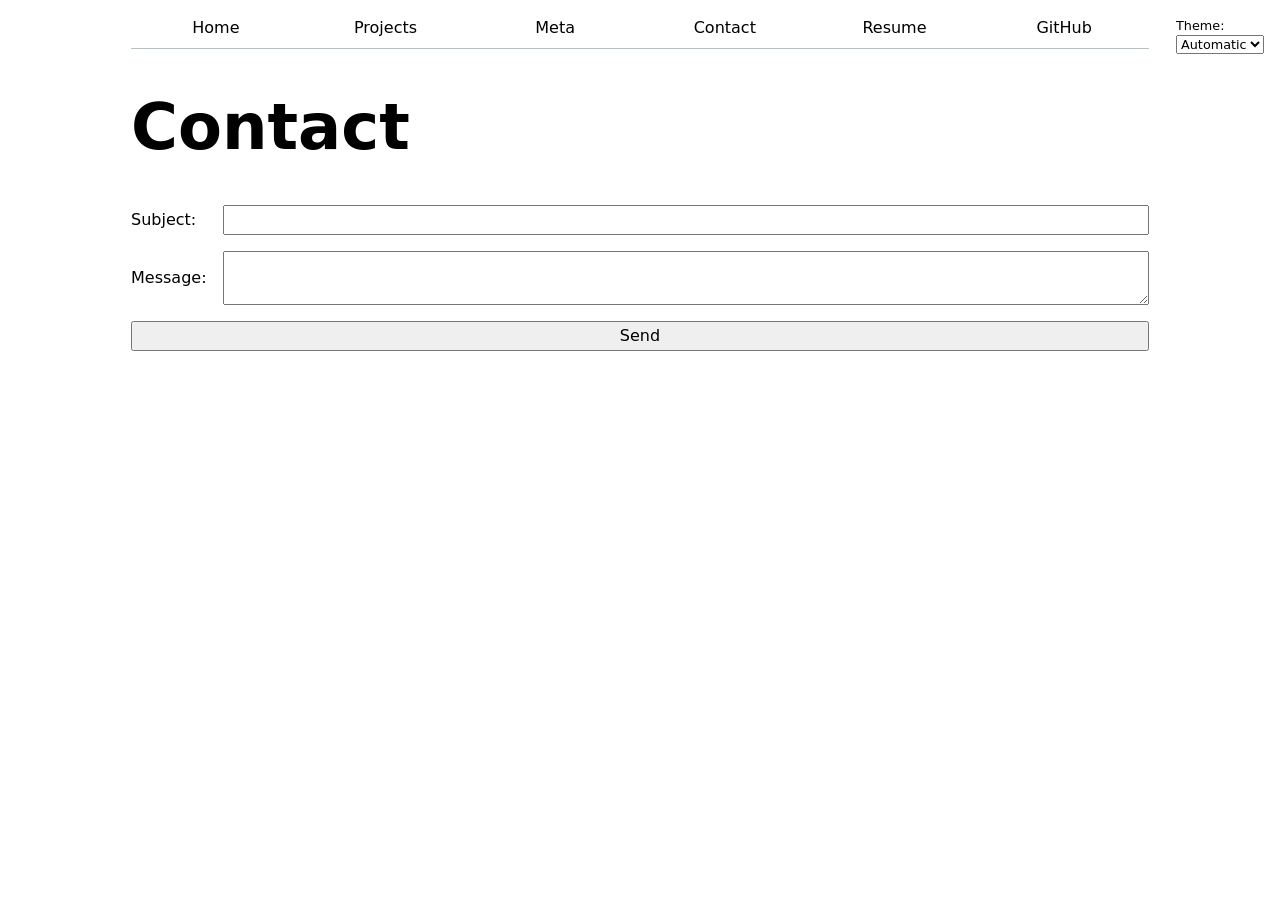
<file: contact/index.html>
<!doctype html>
<html lang="en">
    <head>
        <meta charset="UTF-8" />
        <meta name="viewport" content="width=device-width, initial-scale=1.0" />
        <link rel="stylesheet" href="../style.css" />
        <title>Contact</title>
    </head>
    <body>
        <h1>Contact</h1>
        <form action="mailto:hello@kimichen.net">
            <label>
                Subject:
                <input type="text" name="subject" />
            </label>
            <label>
                Message:
                <textarea name="body"></textarea>
            </label>
            <button type="submit">Send</button>
        </form>
        <script type="module" src="../global.js"></script>
    </body>
</html>
</file>
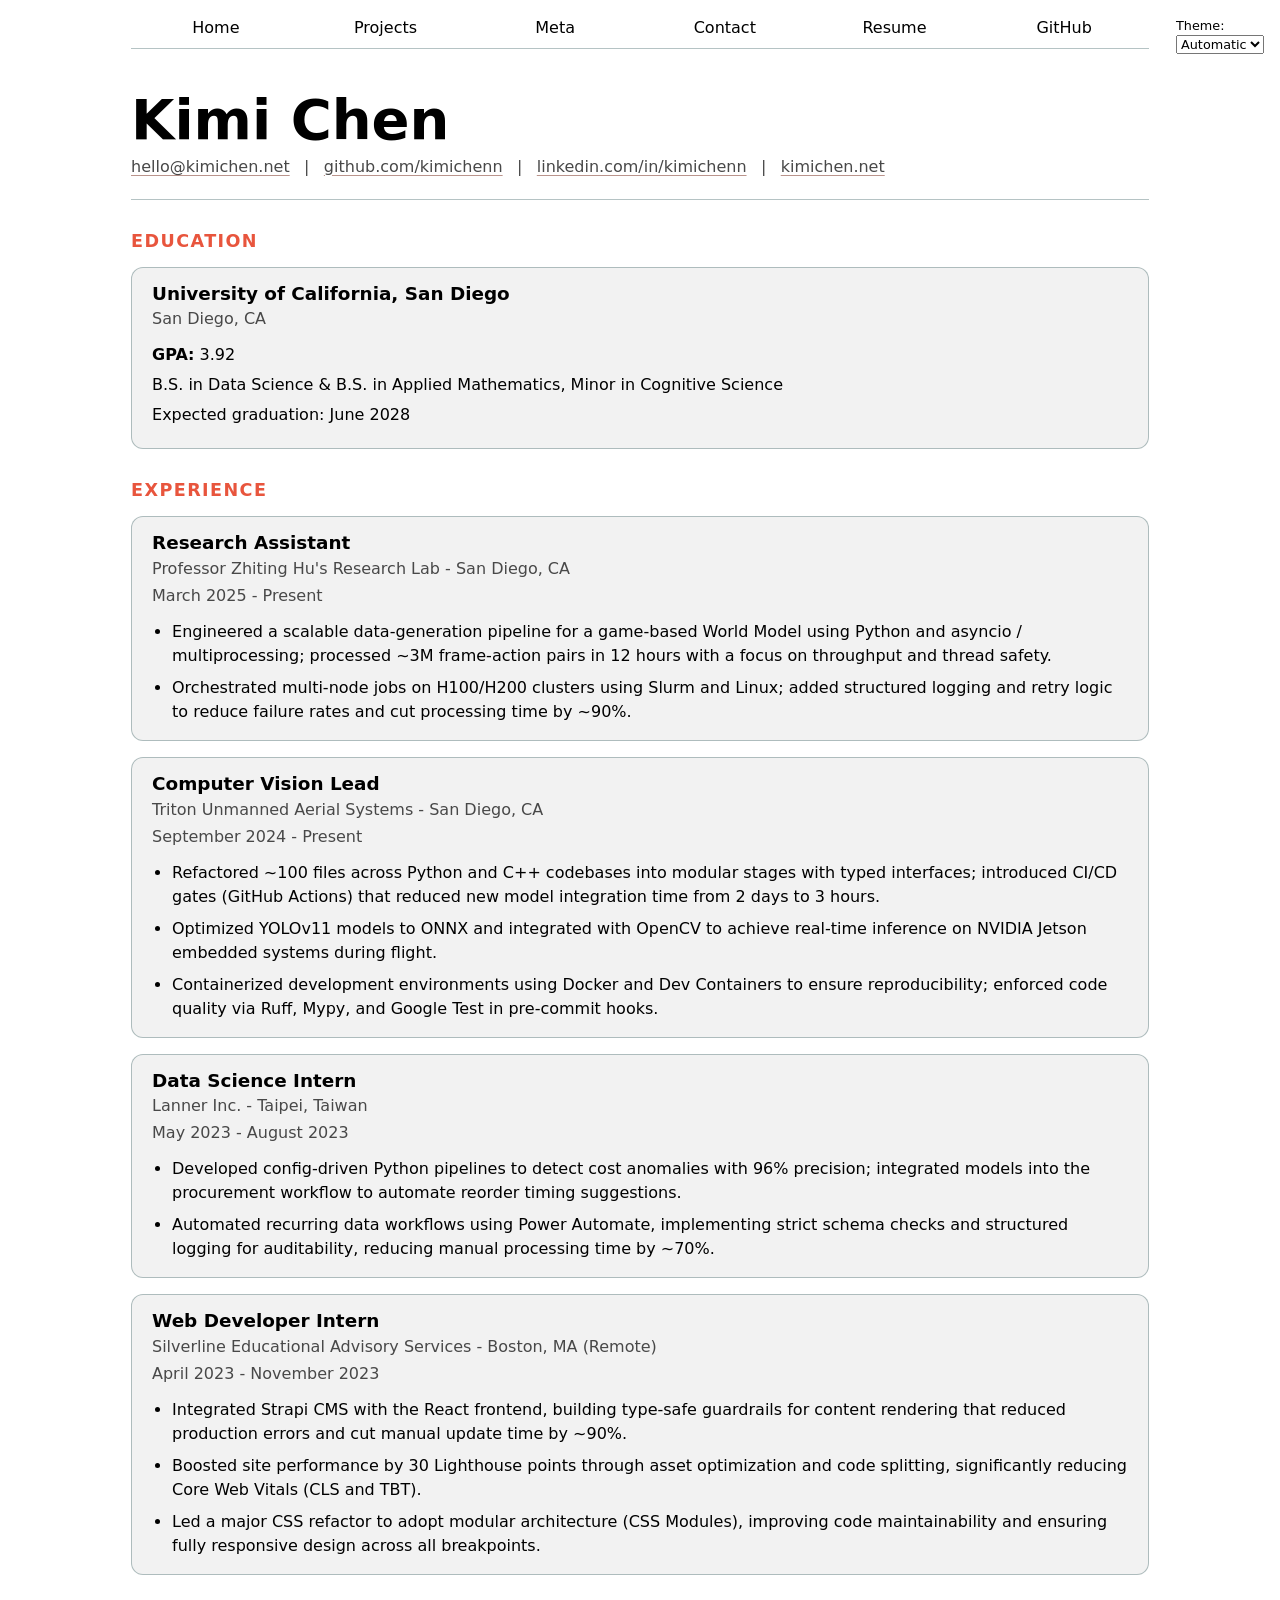
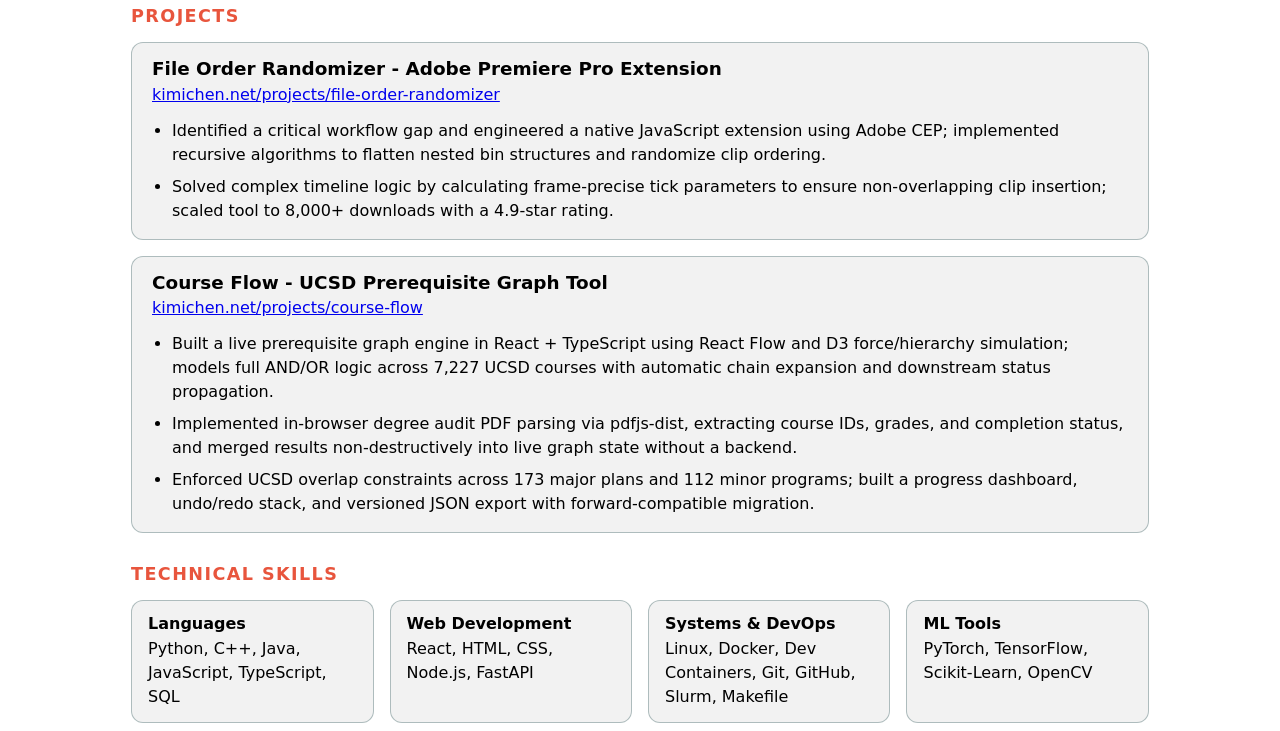
<file: resume/index.html>
<!doctype html>
<html lang="en">
    <head>
        <meta charset="UTF-8" />
        <meta name="viewport" content="width=device-width, initial-scale=1.0" />
        <link rel="stylesheet" href="../style.css" />
        <title>Resume</title>
    </head>
    <body class="resume-page">
        <header>
            <h1>Kimi Chen</h1>
            <p>
                <a href="mailto:hello@kimichen.net">hello@kimichen.net</a> |
                <a href="https://github.com/kimichenn">github.com/kimichenn</a>
                |
                <a href="https://linkedin.com/in/kimichenn"
                    >linkedin.com/in/kimichenn</a
                >
                |
                <a href="https://kimichen.net">kimichen.net</a>
            </p>
        </header>

        <main>
            <section>
                <h2>Education</h2>
                <article>
                    <header>
                        <h3>University of California, San Diego</h3>
                        <p>San Diego, CA</p>
                    </header>
                    <p><strong>GPA:</strong> 3.92</p>
                    <p>
                        B.S. in Data Science &amp; B.S. in Applied Mathematics,
                        Minor in Cognitive Science
                    </p>
                    <p>
                        Expected graduation:
                        <time datetime="2028-06">June 2028</time>
                    </p>
                </article>
            </section>

            <section>
                <h2>Experience</h2>

                <article>
                    <header>
                        <h3>Research Assistant</h3>
                        <p>
                            Professor Zhiting Hu's Research Lab - San Diego, CA
                        </p>
                        <p>
                            <time datetime="2025-03">March 2025</time> -
                            <time datetime="present">Present</time>
                        </p>
                    </header>
                    <ul>
                        <li>
                            Engineered a scalable data-generation pipeline for a
                            game-based World Model using Python and asyncio /
                            multiprocessing; processed ~3M frame-action pairs in
                            12 hours with a focus on throughput and thread
                            safety.
                        </li>
                        <li>
                            Orchestrated multi-node jobs on H100/H200 clusters
                            using Slurm and Linux; added structured logging and
                            retry logic to reduce failure rates and cut
                            processing time by ~90%.
                        </li>
                    </ul>
                </article>

                <article>
                    <header>
                        <h3>Computer Vision Lead</h3>
                        <p>Triton Unmanned Aerial Systems - San Diego, CA</p>
                        <p>
                            <time datetime="2024-09">September 2024</time> -
                            <time datetime="present">Present</time>
                        </p>
                    </header>
                    <ul>
                        <li>
                            Refactored ~100 files across Python and C++
                            codebases into modular stages with typed interfaces;
                            introduced CI/CD gates (GitHub Actions) that reduced
                            new model integration time from 2 days to 3 hours.
                        </li>
                        <li>
                            Optimized YOLOv11 models to ONNX and integrated with
                            OpenCV to achieve real-time inference on NVIDIA
                            Jetson embedded systems during flight.
                        </li>
                        <li>
                            Containerized development environments using Docker
                            and Dev Containers to ensure reproducibility;
                            enforced code quality via Ruff, Mypy, and Google
                            Test in pre-commit hooks.
                        </li>
                    </ul>
                </article>

                <article>
                    <header>
                        <h3>Data Science Intern</h3>
                        <p>Lanner Inc. - Taipei, Taiwan</p>
                        <p>
                            <time datetime="2023-05">May 2023</time> -
                            <time datetime="2023-08">August 2023</time>
                        </p>
                    </header>
                    <ul>
                        <li>
                            Developed config-driven Python pipelines to detect
                            cost anomalies with 96% precision; integrated models
                            into the procurement workflow to automate reorder
                            timing suggestions.
                        </li>
                        <li>
                            Automated recurring data workflows using Power
                            Automate, implementing strict schema checks and
                            structured logging for auditability, reducing manual
                            processing time by ~70%.
                        </li>
                    </ul>
                </article>

                <article>
                    <header>
                        <h3>Web Developer Intern</h3>
                        <p>
                            Silverline Educational Advisory Services - Boston,
                            MA (Remote)
                        </p>
                        <p>
                            <time datetime="2023-04">April 2023</time> -
                            <time datetime="2023-11">November 2023</time>
                        </p>
                    </header>
                    <ul>
                        <li>
                            Integrated Strapi CMS with the React frontend,
                            building type-safe guardrails for content rendering
                            that reduced production errors and cut manual update
                            time by ~90%.
                        </li>
                        <li>
                            Boosted site performance by 30 Lighthouse points
                            through asset optimization and code splitting,
                            significantly reducing Core Web Vitals (CLS and
                            TBT).
                        </li>
                        <li>
                            Led a major CSS refactor to adopt modular
                            architecture (CSS Modules), improving code
                            maintainability and ensuring fully responsive design
                            across all breakpoints.
                        </li>
                    </ul>
                </article>
            </section>

            <section>
                <h2>Projects</h2>

                <article>
                    <header>
                        <h3>
                            File Order Randomizer - Adobe Premiere Pro Extension
                        </h3>
                        <p>
                            <a
                                href="https://www.kimichen.net/projects/file-order-randomizer/"
                            >
                                kimichen.net/projects/file-order-randomizer
                            </a>
                        </p>
                    </header>
                    <ul>
                        <li>
                            Identified a critical workflow gap and engineered a
                            native JavaScript extension using Adobe CEP;
                            implemented recursive algorithms to flatten nested
                            bin structures and randomize clip ordering.
                        </li>
                        <li>
                            Solved complex timeline logic by calculating
                            frame-precise tick parameters to ensure
                            non-overlapping clip insertion; scaled tool to
                            8,000+ downloads with a 4.9-star rating.
                        </li>
                    </ul>
                </article>

                <article>
                    <header>
                        <h3>Course Flow - UCSD Prerequisite Graph Tool</h3>
                        <p>
                            <a
                                href="https://www.kimichen.net/projects/course-flow"
                            >
                                kimichen.net/projects/course-flow
                            </a>
                        </p>
                    </header>
                    <ul>
                        <li>
                            Built a live prerequisite graph engine in React +
                            TypeScript using React Flow and D3 force/hierarchy
                            simulation; models full AND/OR logic across 7,227
                            UCSD courses with automatic chain expansion and
                            downstream status propagation.
                        </li>
                        <li>
                            Implemented in-browser degree audit PDF parsing via
                            pdfjs-dist, extracting course IDs, grades, and
                            completion status, and merged results
                            non-destructively into live graph state without a
                            backend.
                        </li>
                        <li>
                            Enforced UCSD overlap constraints across 173 major
                            plans and 112 minor programs; built a progress
                            dashboard, undo/redo stack, and versioned JSON
                            export with forward-compatible migration.
                        </li>
                    </ul>
                </article>
            </section>

            <section>
                <h2>Technical Skills</h2>

                <article>
                    <h3>Languages</h3>
                    <p>Python, C++, Java, JavaScript, TypeScript, SQL</p>
                </article>

                <article>
                    <h3>Web Development</h3>
                    <p>React, HTML, CSS, Node.js, FastAPI</p>
                </article>

                <article>
                    <h3>Systems &amp; DevOps</h3>
                    <p>
                        Linux, Docker, Dev Containers, Git, GitHub, Slurm,
                        Makefile
                    </p>
                </article>

                <article>
                    <h3>ML Tools</h3>
                    <p>PyTorch, TensorFlow, Scikit-Learn, OpenCV</p>
                </article>
            </section>
        </main>
        <script type="module" src="../global.js"></script>
    </body>
</html>
</file>
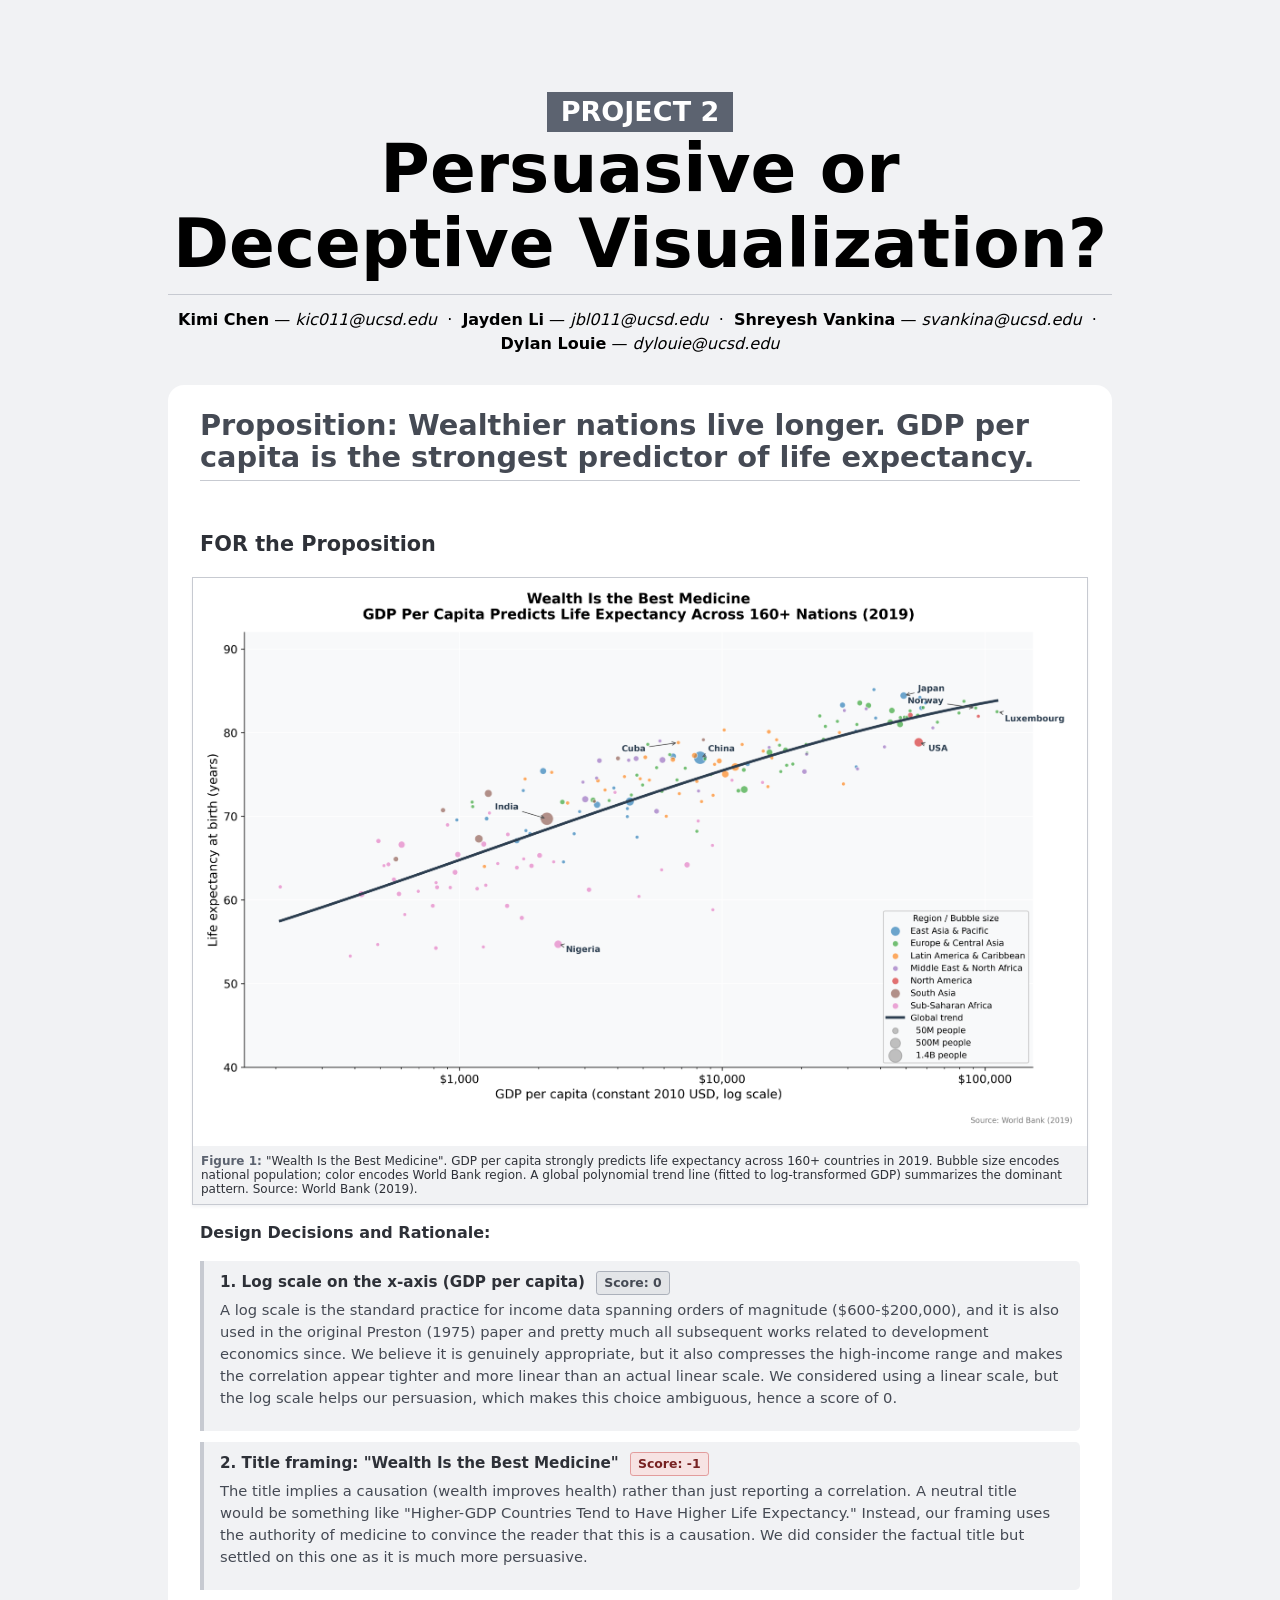
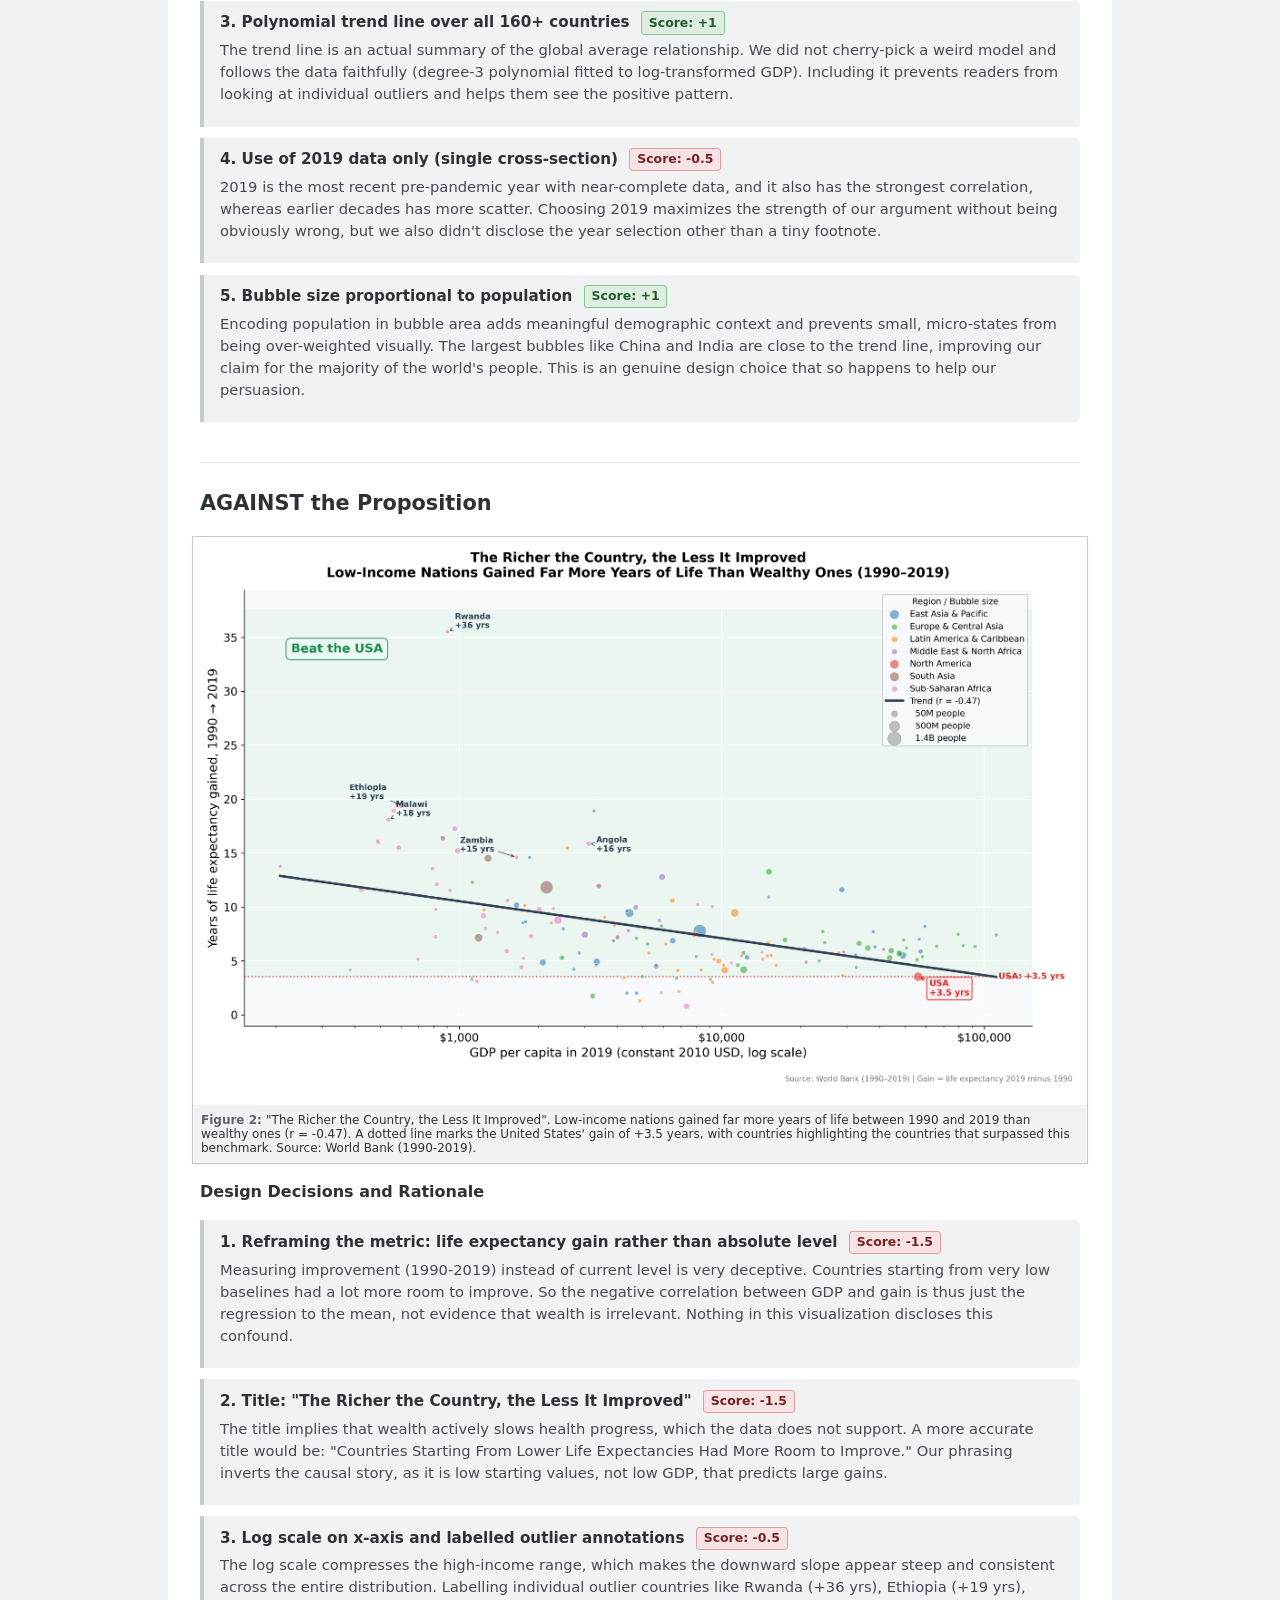
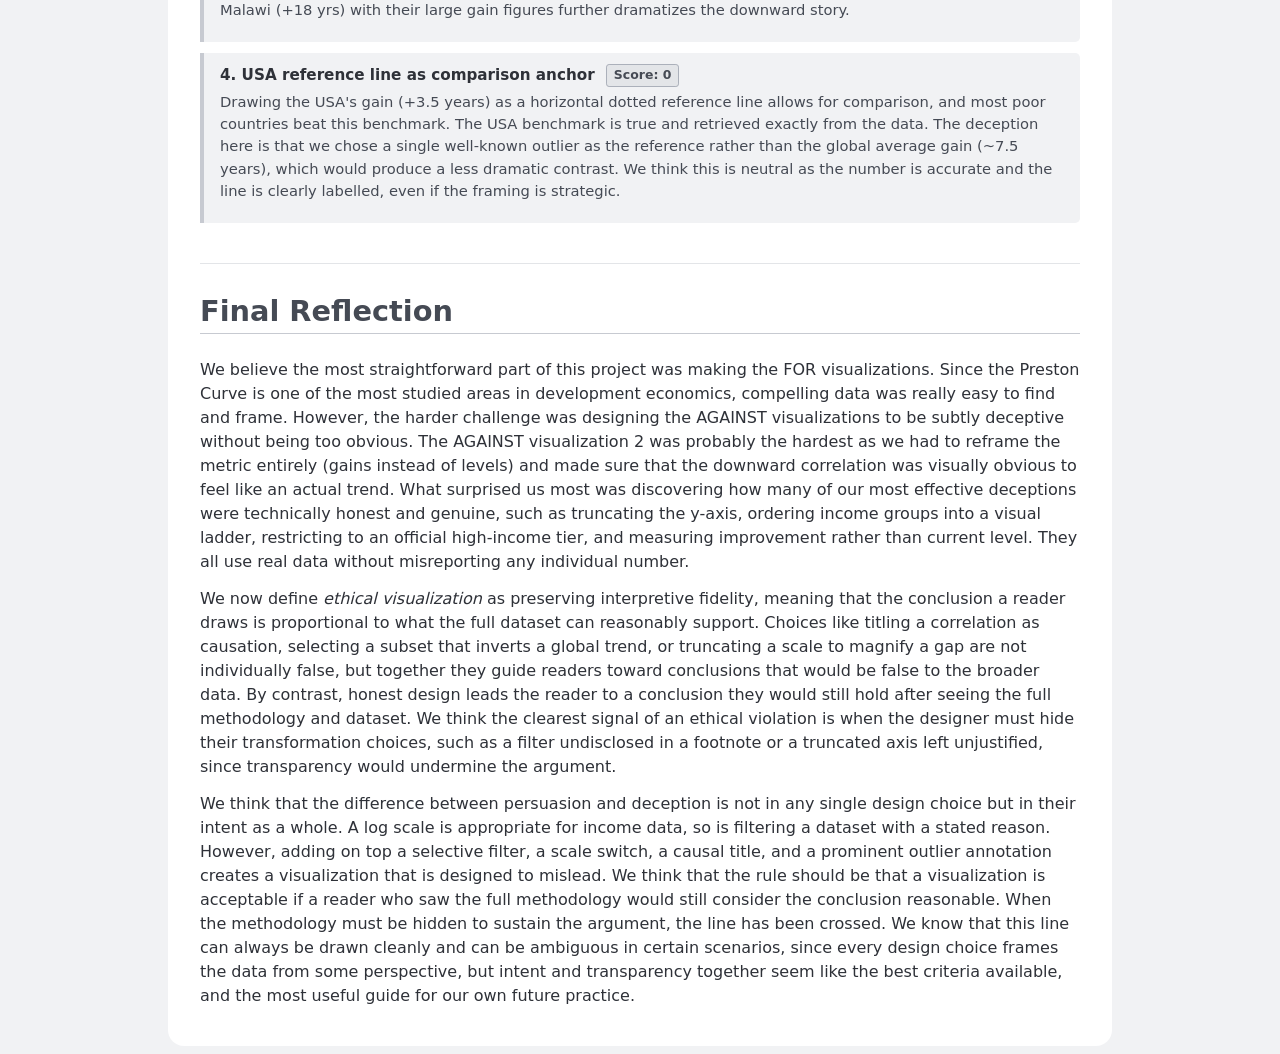
<file: project-2/report.html>
<!doctype html>
<html lang="en">
    <head>
        <title>Project 2: Persuasive or Deceptive Visualization?</title>
        <style>
            :root {
                --color-neutral-95: hsl(220 10% 95%);
                --color-neutral-90: hsl(220 10% 90%);
                --color-neutral-80: hsl(220 10% 80%);
                --color-neutral-70: hsl(220 10% 70%);
                --color-neutral-60: hsl(220 10% 60%);
                --color-neutral-50: hsl(220 10% 50%);
                --color-neutral-40: hsl(220 10% 40%);
                --color-neutral-30: hsl(220 10% 30%);
                --color-neutral-20: hsl(220 10% 20%);
                --color-neutral-10: hsl(220 10% 10%);
            }

            html {
                font: 100%/1.5 system-ui;
                counter-reset: figure;
                background: var(--color-neutral-95);
                max-width: min(75vw, 80em);
                margin: 0 auto;
            }

            h1,
            h2,
            h3,
            h4,
            h5,
            h6 {
                line-height: 1.1;
                font-weight: 600;
                text-wrap: balance;
            }

            h1,
            h2 {
                border-bottom: 1px solid var(--color-neutral-80);
                padding-bottom: 0.2em;
            }

            h1 {
                margin-block: 1em 0.5rem;
                font-size: clamp(2.5em, 150% + 2vh + 2vw, 10vmin);
                font-weight: 800;
            }

            h1 small {
                display: block;
                width: fit-content;
                padding: 0.2em 0.5em;
                margin-inline: auto;
                color: white;
                background: var(--color-neutral-40);
                font-size: 40%;
                text-transform: uppercase;
                white-space: nowrap;
            }

            h2 {
                font-size: 180%;
                color: var(--color-neutral-30);
            }

            h3 {
                font-size: 130%;
            }

            ul,
            ol {
                padding-inline-start: 2em;
            }

            li + li {
                margin-top: 0.2em;
            }

            header {
                padding-block: 1em;
                text-align: center;
            }

            main {
                background: white;
                color: var(--color-neutral-20);
                border-radius: 1rem;
                padding: 0.1rem 2rem;
            }

            figure {
                margin: 1em 0;
                padding: 0.5rem;
                margin-inline: -0.5em;
                border: 1px solid var(--color-neutral-80);
                box-shadow: 0 0.1em 0.2em var(--color-neutral-95);
                text-align: center;
                background: white;
            }

            figure img {
                max-width: 100%;
                height: auto;
            }

            figure > figcaption {
                font: 500 75% system-ui;
                background: var(--color-neutral-95);
                padding: 0.5rem;
                margin: -0.5rem;
                margin-top: 0.5rem;
                counter-increment: figure;
                text-align: left;
            }

            figure > figcaption::before {
                content: "Figure " counter(figure) ": ";
                font-weight: bold;
                color: var(--color-neutral-40);
            }

            section {
                padding-block: 0.5em 1.5em;
            }

            section + section {
                border-top: 1px solid var(--color-neutral-90);
            }

            /* Design-decision list */
            .decision-list {
                list-style: none;
                padding-inline-start: 0;
            }

            .decision-list > li {
                border-left: 4px solid var(--color-neutral-80);
                padding: 0.6em 1em;
                margin-bottom: 0.7em;
                background: var(--color-neutral-95);
                border-radius: 0 0.3em 0.3em 0;
            }

            .decision-list > li + li {
                margin-top: 0;
            }

            .decision-title {
                font-weight: 700;
                font-size: 95%;
            }

            .score {
                display: inline-block;
                font-size: 78%;
                font-weight: 700;
                padding: 0.1em 0.55em;
                border-radius: 0.25em;
                margin-left: 0.5em;
                vertical-align: middle;
            }

            .score-neg {
                background: hsl(0 55% 93%);
                color: hsl(0 55% 30%);
                border: 1px solid hsl(0 55% 75%);
            }

            .score-zero {
                background: hsl(220 10% 90%);
                color: hsl(220 10% 30%);
                border: 1px solid hsl(220 10% 70%);
            }

            .score-pos {
                background: hsl(130 35% 90%);
                color: hsl(130 45% 25%);
                border: 1px solid hsl(130 40% 65%);
            }

            .decision-body {
                margin-top: 0.3em;
                font-size: 92%;
                color: var(--color-neutral-30);
            }

            p {
                margin-block: 0.8em;
            }
        </style>
    </head>

    <body>
        <header>
            <h1>
                <small>Project 2</small>
                Persuasive or Deceptive Visualization?
            </h1>
            <p>
                <strong>Kimi Chen</strong> —
                <em>kic011@ucsd.edu</em> &nbsp;·&nbsp;
                <strong>Jayden Li</strong> —
                <em>jbl011@ucsd.edu</em> &nbsp;·&nbsp;
                <strong>Shreyesh Vankina</strong> —
                <em>svankina@ucsd.edu</em> &nbsp;·&nbsp;
                <strong>Dylan Louie</strong> — <em>dylouie@ucsd.edu</em>
            </p>
        </header>

        <main>
            <h2>
                Proposition: Wealthier nations live longer. GDP per capita is
                the strongest predictor of life expectancy.
            </h2>

            <!-- ======================================================= -->
            <!-- FOR THE PROPOSITION                                       -->
            <!-- ======================================================= -->
            <section>
                <h3>FOR the Proposition</h3>

                <figure>
                    <img
                        src="fig_for_1.png"
                        alt="Bubble scatter plot of GDP per capita (log scale) vs. life expectancy across 160+ countries in 2019. Bubbles are sized by population and colored by region. A polynomial trend line runs steeply upward from lower-left to upper-right. Norway is labeled to the left of its dot and Luxembourg to the right, with no overlapping annotations."
                    />
                    <figcaption>
                        "Wealth Is the Best Medicine". GDP per capita strongly
                        predicts life expectancy across 160+ countries in 2019.
                        Bubble size encodes national population; color encodes
                        World Bank region. A global polynomial trend line
                        (fitted to log-transformed GDP) summarizes the dominant
                        pattern. Source: World Bank (2019).
                    </figcaption>
                </figure>

                <p>
                    <strong>Design Decisions and Rationale:</strong>
                </p>
                <ul class="decision-list">
                    <li>
                        <span class="decision-title"
                            >1. Log scale on the x-axis (GDP per capita)</span
                        >
                        <span class="score score-zero">Score: 0</span>
                        <p class="decision-body">
                            A log scale is the standard practice for income data
                            spanning orders of magnitude ($600-$200,000), and it
                            is also used in the original Preston (1975) paper
                            and pretty much all subsequent works related to
                            development economics since. We believe it is
                            genuinely appropriate, but it also compresses the
                            high-income range and makes the correlation appear
                            tighter and more linear than an actual linear scale.
                            We considered using a linear scale, but the log
                            scale helps our persuasion, which makes this choice
                            ambiguous, hence a score of 0.
                        </p>
                    </li>
                    <li>
                        <span class="decision-title"
                            >2. Title framing: "Wealth Is the Best
                            Medicine"</span
                        >
                        <span class="score score-neg">Score: -1</span>
                        <p class="decision-body">
                            The title implies a causation (wealth improves
                            health) rather than just reporting a correlation. A
                            neutral title would be something like "Higher-GDP
                            Countries Tend to Have Higher Life Expectancy."
                            Instead, our framing uses the authority of medicine
                            to convince the reader that this is a causation. We
                            did consider the factual title but settled on this
                            one as it is much more persuasive.
                        </p>
                    </li>
                    <li>
                        <span class="decision-title"
                            >3. Polynomial trend line over all 160+
                            countries</span
                        >
                        <span class="score score-pos">Score: +1</span>
                        <p class="decision-body">
                            The trend line is an actual summary of the global
                            average relationship. We did not cherry-pick a weird
                            model and follows the data faithfully (degree-3
                            polynomial fitted to log-transformed GDP). Including
                            it prevents readers from looking at individual
                            outliers and helps them see the positive pattern.
                        </p>
                    </li>
                    <li>
                        <span class="decision-title"
                            >4. Use of 2019 data only (single
                            cross-section)</span
                        >
                        <span class="score score-neg">Score: -0.5</span>
                        <p class="decision-body">
                            2019 is the most recent pre-pandemic year with
                            near-complete data, and it also has the strongest
                            correlation, whereas earlier decades has more
                            scatter. Choosing 2019 maximizes the strength of our
                            argument without being obviously wrong, but we also
                            didn't disclose the year selection other than a tiny
                            footnote.
                        </p>
                    </li>
                    <li>
                        <span class="decision-title"
                            >5. Bubble size proportional to population</span
                        >
                        <span class="score score-pos">Score: +1</span>
                        <p class="decision-body">
                            Encoding population in bubble area adds meaningful
                            demographic context and prevents small, micro-states
                            from being over-weighted visually. The largest
                            bubbles like China and India are close to the trend
                            line, improving our claim for the majority of the
                            world's people. This is an genuine design choice
                            that so happens to help our persuasion.
                        </p>
                    </li>
                </ul>
            </section>

            <!-- ======================================================= -->
            <!-- AGAINST THE PROPOSITION                                   -->
            <!-- ======================================================= -->
            <section>
                <h3>AGAINST the Proposition</h3>

                <figure>
                    <img
                        src="fig_against_2.png"
                        alt="Bubble scatter plot of GDP per capita (log scale, 2019) vs. life expectancy gain from 1990 to 2019. A downward trend line (r = -0.47) shows that lower-income countries gained far more years (Rwanda +36, Ethiopia +19, Malawi +18) while the USA gained only 3.5 years, marked by a dotted horizontal reference line."
                    />
                    <figcaption>
                        "The Richer the Country, the Less It Improved".
                        Low-income nations gained far more years of life between
                        1990 and 2019 than wealthy ones (r = -0.47). A dotted
                        line marks the United States' gain of +3.5 years, with
                        countries highlighting the countries that surpassed this
                        benchmark. Source: World Bank (1990-2019).
                    </figcaption>
                </figure>

                <p>
                    <strong>Design Decisions and Rationale</strong>
                </p>
                <ul class="decision-list">
                    <li>
                        <span class="decision-title"
                            >1. Reframing the metric: life expectancy gain
                            rather than absolute level</span
                        >
                        <span class="score score-neg">Score: -1.5</span>
                        <p class="decision-body">
                            Measuring improvement (1990-2019) instead of current
                            level is very deceptive. Countries starting from
                            very low baselines had a lot more room to improve.
                            So the negative correlation between GDP and gain is
                            thus just the regression to the mean, not evidence
                            that wealth is irrelevant. Nothing in this
                            visualization discloses this confound.
                        </p>
                    </li>
                    <li>
                        <span class="decision-title"
                            >2. Title: "The Richer the Country, the Less It
                            Improved"</span
                        >
                        <span class="score score-neg">Score: -1.5</span>
                        <p class="decision-body">
                            The title implies that wealth actively slows health
                            progress, which the data does not support. A more
                            accurate title would be: "Countries Starting From
                            Lower Life Expectancies Had More Room to Improve."
                            Our phrasing inverts the causal story, as it is low
                            starting values, not low GDP, that predicts large
                            gains.
                        </p>
                    </li>
                    <li>
                        <span class="decision-title"
                            >3. Log scale on x-axis and labelled outlier
                            annotations</span
                        >
                        <span class="score score-neg">Score: -0.5</span>
                        <p class="decision-body">
                            The log scale compresses the high-income range,
                            which makes the downward slope appear steep and
                            consistent across the entire distribution. Labelling
                            individual outlier countries like Rwanda (+36 yrs),
                            Ethiopia (+19 yrs), Malawi (+18 yrs) with their
                            large gain figures further dramatizes the downward
                            story.
                        </p>
                    </li>
                    <li>
                        <span class="decision-title"
                            >4. USA reference line as comparison anchor</span
                        >
                        <span class="score score-zero">Score: 0</span>
                        <p class="decision-body">
                            Drawing the USA's gain (+3.5 years) as a horizontal
                            dotted reference line allows for comparison, and
                            most poor countries beat this benchmark. The USA
                            benchmark is true and retrieved exactly from the
                            data. The deception here is that we chose a single
                            well-known outlier as the reference rather than the
                            global average gain (~7.5 years), which would
                            produce a less dramatic contrast. We think this is
                            neutral as the number is accurate and the line is
                            clearly labelled, even if the framing is strategic.
                        </p>
                    </li>
                </ul>
            </section>

            <!-- ======================================================= -->
            <!-- FINAL REFLECTION                                          -->
            <!-- ======================================================= -->
            <section>
                <h2>Final Reflection</h2>

                <p>
                    We believe the most straightforward part of this project was
                    making the FOR visualizations. Since the Preston Curve is
                    one of the most studied areas in development economics,
                    compelling data was really easy to find and frame. However,
                    the harder challenge was designing the AGAINST
                    visualizations to be subtly deceptive without being too
                    obvious. The AGAINST visualization 2 was probably the
                    hardest as we had to reframe the metric entirely (gains
                    instead of levels) and made sure that the downward
                    correlation was visually obvious to feel like an actual
                    trend. What surprised us most was discovering how many of
                    our most effective deceptions were technically honest and
                    genuine, such as truncating the y-axis, ordering income
                    groups into a visual ladder, restricting to an official
                    high-income tier, and measuring improvement rather than
                    current level. They all use real data without misreporting
                    any individual number.
                </p>

                <p>
                    We now define <em>ethical visualization</em> as preserving
                    interpretive fidelity, meaning that the conclusion a reader
                    draws is proportional to what the full dataset can
                    reasonably support. Choices like titling a correlation as
                    causation, selecting a subset that inverts a global trend,
                    or truncating a scale to magnify a gap are not individually
                    false, but together they guide readers toward conclusions
                    that would be false to the broader data. By contrast, honest
                    design leads the reader to a conclusion they would still
                    hold after seeing the full methodology and dataset. We think
                    the clearest signal of an ethical violation is when the
                    designer must hide their transformation choices, such as a
                    filter undisclosed in a footnote or a truncated axis left
                    unjustified, since transparency would undermine the
                    argument.
                </p>

                <p>
                    We think that the difference between persuasion and
                    deception is not in any single design choice but in their
                    intent as a whole. A log scale is appropriate for income
                    data, so is filtering a dataset with a stated reason.
                    However, adding on top a selective filter, a scale switch, a
                    causal title, and a prominent outlier annotation creates a
                    visualization that is designed to mislead. We think that the
                    rule should be that a visualization is acceptable if a
                    reader who saw the full methodology would still consider the
                    conclusion reasonable. When the methodology must be hidden
                    to sustain the argument, the line has been crossed. We know
                    that this line can always be drawn cleanly and can be
                    ambiguous in certain scenarios, since every design choice
                    frames the data from some perspective, but intent and
                    transparency together seem like the best criteria available,
                    and the most useful guide for our own future practice.
                </p>
            </section>
        </main>
    </body>
</html>
</file>
<file: style.css>
html {
    --color-accent: #e8553d;
    accent-color: var(--color-accent);
    color-scheme: light dark;
}

body {
    /* Set line height to 1.5 times the font size
	   and use the OS’s UI font as the website font
	 */
    font: 100%/1.5 system-ui;
    max-width: 100ch;
    margin-inline: max(1em, (100% - 100ch) / 2);
}

h1,
h2,
h3,
h4,
h5,
h6 {
    line-height: 1.1;
    text-wrap: balance;
}

h1 {
    font-size: 400%;
}

nav ul,
nav li {
    display: contents;
}

nav {
    --border-color: oklch(50% 10% 200 / 40%);
    display: flex;
    margin-bottom: 1em;
    border-bottom: 1px solid var(--border-color);
}

nav a {
    flex: 1;
    text-decoration: none;
    color: inherit;
    text-align: center;
    padding: 0.5em;
}

nav a:hover {
    border-bottom: 0.4em solid var(--color-accent);
    padding-bottom: 0.1em;
    background-color: color-mix(in oklch, var(--color-accent), canvas 85%);
}

nav a.current {
    border-bottom: 0.4em solid var(--border-color);
    padding-bottom: 0.1em;
}

form {
    display: grid;
    grid-template-columns: auto 1fr;
    gap: 1em;
}

label {
    display: grid;
    grid-template-columns: subgrid;
    grid-column: 1 / -1;
    align-items: center;
}

input,
textarea,
select,
button {
    font: inherit;
}

input,
textarea {
    width: 100%;
    box-sizing: border-box;
}

button {
    grid-column: 1 / -1;
}

.color-scheme {
    position: absolute;
    top: 1rem;
    right: 1rem;
    font-size: 80%;
}

.projects {
    display: grid;
    grid-template-columns: repeat(auto-fill, minmax(15em, 1fr));
    gap: 1em;
}

.projects article {
    display: grid;
    grid-template-rows: subgrid;
    grid-row: span 3;
    gap: 1em;
}

.projects h2 {
    margin: 0;
}

.projects img {
    width: 100%;
}

.project-year {
    margin-block: 0.25em 0;
    color: color-mix(in oklch, canvastext, canvas 45%);
    font-family: Baskerville, serif;
    font-variant-numeric: oldstyle-nums;
}

.stats {
    display: grid;
    grid-template-columns: repeat(auto-fit, minmax(8em, 1fr));
    gap: 1em;
}

.stats dt {
    grid-row: 1;
    font-weight: bold;
}

.stats dd {
    grid-row: 2;
    margin: 0;
}

.gridlines line {
    stroke: color-mix(in oklch, canvastext, canvas 80%);
}

.gridlines path {
    display: none;
}

dl.info {
    display: grid;
    grid-template-columns: auto 1fr;
    gap: 0.25em 1em;
    margin: 0;
    transition-duration: 500ms;
    transition-property: opacity, visibility;
}

dl.info dt {
    color: color-mix(in oklch, canvastext, canvas 45%);
    font-weight: normal;
}

dl.info dd {
    margin: 0;
}

dl.info[hidden]:not(:hover, :focus-within) {
    opacity: 0;
    visibility: hidden;
}

.tooltip {
    position: fixed;
    top: 1em;
    left: 1em;
    z-index: 1;
    padding: 0.75em 1em;
    border-radius: 0.5em;
    background-color: color-mix(in oklch, canvas, canvastext 4%);
    box-shadow: 0 0.25em 1em oklch(0% 0 0 / 20%);
    backdrop-filter: blur(0.5em);
}

circle {
    transition: 200ms;
    transform-origin: center;
    transform-box: fill-box;

    @starting-style {
        r: 0;
    }
}

circle:hover {
    transform: scale(1.5);
}

circle.selected {
    fill: #ff6b6b;
}

#projects-pie-plot {
    max-width: 20em;
    overflow: visible;
}

#projects-pie-plot path {
    cursor: pointer;
    transition: 300ms;
}

#projects-pie-plot:has(path:hover) path:not(:hover) {
    opacity: 0.5;
}

.selected {
    --color: oklch(60% 45% 0) !important;
}

path.selected {
    fill: var(--color);
}

.container {
    display: flex;
    align-items: center;
    gap: 2em;
    margin-block: 2em;
}

.legend {
    flex: 1;
    display: grid;
    grid-template-columns: repeat(auto-fill, minmax(9em, 1fr));
    gap: 1em;
    margin: 0;
    padding: 1em;
    border: 1px solid oklch(50% 10% 200 / 40%);
    border-radius: 0.5em;
    list-style: none;
}

.legend-item {
    display: flex;
    align-items: center;
    gap: 0.5em;
    cursor: pointer;
}

.swatch {
    display: inline-block;
    width: 1em;
    aspect-ratio: 1 / 1;
    border-radius: 0.2em;
    background-color: var(--color);
}

.resume-page {
    max-width: 110ch;
}

.resume-page > header {
    margin-bottom: 2rem;
    padding-block: 1.5rem 1.25rem;
    border-bottom: 1px solid oklch(50% 10% 200 / 40%);
}

.resume-page > header h1 {
    margin: 0 0 0.25rem;
    font-size: clamp(2.5rem, 5vw, 3.5rem);
}

.resume-page > header p {
    display: flex;
    flex-wrap: wrap;
    gap: 0.25rem 0.9rem;
    margin: 0;
    color: color-mix(in oklch, canvastext, canvas 40%);
}

.resume-page > header a {
    color: inherit;
    text-decoration-color: oklch(from var(--color-accent) 70% 12% h);
    text-underline-offset: 0.2em;
}

.resume-page main {
    display: grid;
    gap: 2rem;
}

.resume-page section {
    display: grid;
    gap: 1rem;
}

.resume-page section > h2 {
    margin: 0;
    font-size: 1.1rem;
    letter-spacing: 0.08em;
    text-transform: uppercase;
    color: var(--color-accent);
}

.resume-page article {
    padding: 1rem 1.25rem;
    border: 1px solid oklch(50% 10% 200 / 40%);
    border-radius: 0.75rem;
    background-color: color-mix(in oklch, canvas, canvastext 4%);
}

.resume-page article header {
    margin-bottom: 0.75rem;
}

.resume-page article header h3 {
    margin: 0;
    font-size: 1.15rem;
}

.resume-page article header p {
    margin: 0.2rem 0 0;
    color: color-mix(in oklch, canvastext, canvas 40%);
}

.resume-page article > p {
    margin: 0.35rem 0;
}

.resume-page ul {
    margin: 0.5rem 0 0;
    padding-left: 1.25rem;
}

.resume-page li + li {
    margin-top: 0.5rem;
}

.resume-page section:last-of-type {
    grid-template-columns: repeat(auto-fit, minmax(14rem, 1fr));
}

.resume-page section:last-of-type > h2 {
    grid-column: 1 / -1;
}

.resume-page section:last-of-type article {
    padding: 0.85rem 1rem;
}

.resume-page section:last-of-type article h3 {
    margin: 0 0 0.25rem;
    font-size: 1rem;
}

.resume-page section:last-of-type article p {
    margin: 0;
}

#profile-stats {
    margin-block: 1.5rem;
}

#profile-stats dl {
    display: grid;
    grid-template-columns: repeat(4, 1fr);
    gap: 0.25rem 1rem;
    margin: 0;
    padding: 1rem 1.25rem;
    border: 1px solid oklch(80% 3% 250 / 40%);
    border-radius: 0.5rem;
    background-color: oklch(from canvas 98% 2% h);
    text-align: center;
}

#profile-stats dt {
    grid-row: 1;
    font-weight: 600;
    letter-spacing: 0.02em;
    font-size: 0.85rem;
    color: oklch(55% 3% 250);
    text-transform: uppercase;
}

#profile-stats dd {
    grid-row: 2;
    margin: 0;
    font-size: 1.75rem;
    font-weight: 500;
}

.slider-label {
    display: flex;
    align-items: baseline;
    margin-block: 1em;
}

.slider-label > div {
    flex: 1;
    display: flex;
    align-items: baseline;
    gap: 0.5em;
}

.slider-label > div > input[type='range'] {
    flex: 1;
}

.slider-label > time {
    margin-left: auto;
}

#files {
    display: grid;
    grid-template-columns: 1fr 4fr;

    > div {
        grid-column: 1 / -1;
        display: grid;
        grid-template-columns: subgrid;
    }

    dt {
        grid-column: 1;
    }

    dt small {
        display: block;
        font-size: 0.75em;
        opacity: 0.7;
        font-weight: normal;
    }

    dd {
        grid-column: 2;
        display: flex;
        flex-wrap: wrap;
        align-items: start;
        align-content: start;
        gap: 0.15em;
        padding-top: 0.6em;
        margin-left: 0;
    }
}

.loc {
    display: flex;
    width: 0.5em;
    aspect-ratio: 1;
    background: var(--color, steelblue);
    border-radius: 50%;
}

#scrolly-1 {
    position: relative;
    display: flex;
    gap: 1rem;

    > * {
        flex: 1;
    }
}

#scatter-story {
    position: relative;
}

#scatter-plot {
    position: sticky;
    top: 0;
    left: 0;
    bottom: auto;
    height: 50vh;
}

#scatter-story .step {
    padding-bottom: 20vh;
}

#scrolly-2 {
    position: relative;
    display: flex;
    gap: 1rem;
    margin-top: 4em;

    > * {
        flex: 1;
    }
}

#files-story {
    position: relative;
}

#files-plot {
    position: sticky;
    top: 0;
    align-self: start;
    max-height: 100vh;
    overflow-y: auto;
}

#files-story .step {
    padding-bottom: 20vh;
}
</file>
